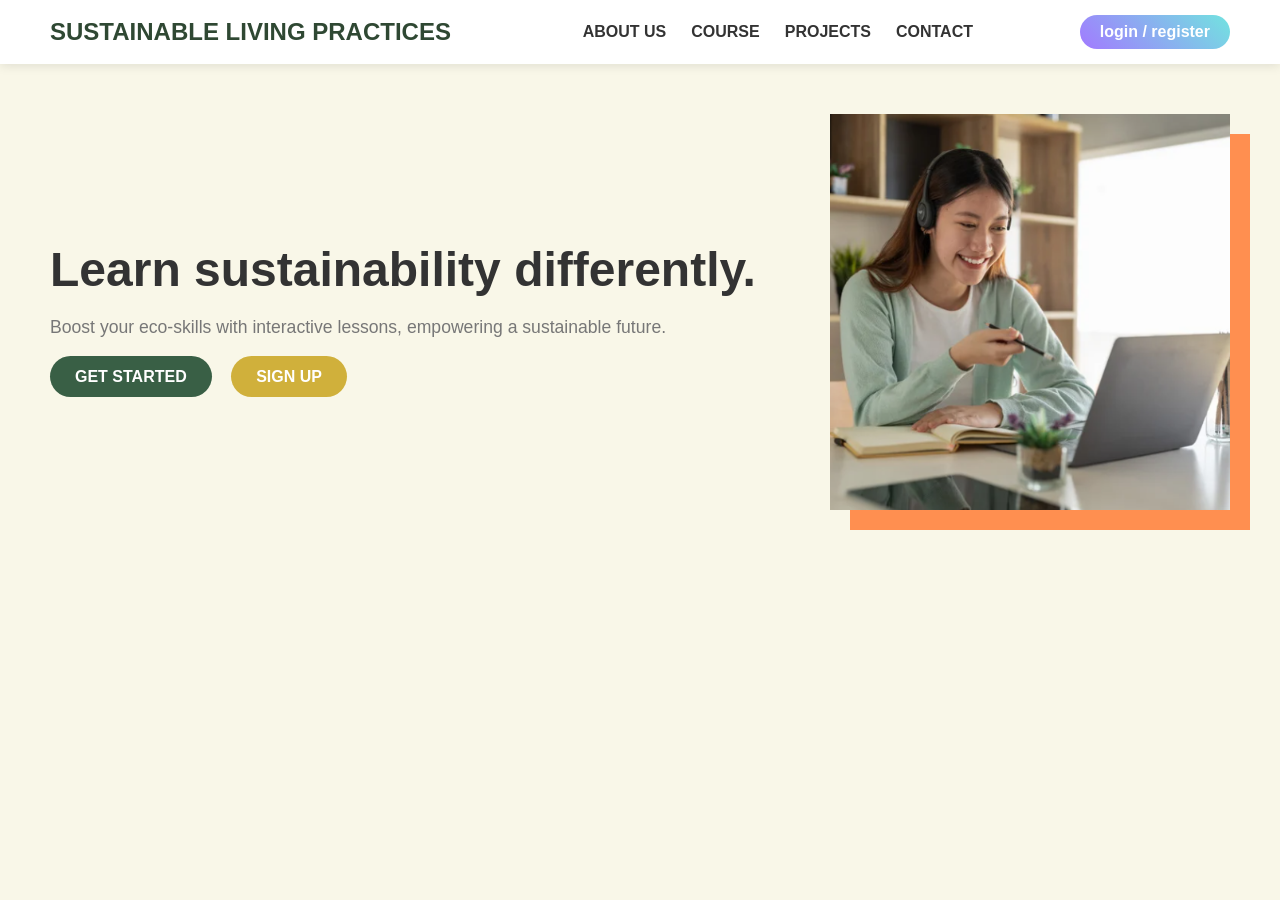
<file: index.html>
<!DOCTYPE html>
<html lang="en">
<head>
    <meta charset="UTF-8">
    <meta name="viewport" content="width=device-width, initial-scale=1.0">
    <title>Sustainable Living Practices</title>
    <!-- Link to CSS -->
    <link rel="stylesheet" href="static/css/style.css">
</head>
<body>
<header>
    <nav>
        <div class="logo">
            <h2>SUSTAINABLE LIVING PRACTICES</h2>
        </div>
        <ul class="nav-links">
            <li><a href="https://tauficaksa.me/">ABOUT US</a></li>
            <li><a href="./login.html">COURSE</a></li>
            <li><a href="./login.html">PROJECTS</a></li>
            <li><a href="https://tauficaksa.me/">CONTACT</a></li>
        </ul>
        <div class="auth-buttons">
            <a href="login.html" class="login-btn">login / register</a>
        </div>
    </nav>
</header>

<section class="hero-section">
    <div class="content">
        <h1>Learn sustainability differently.</h1>
        <p>Boost your eco-skills with interactive lessons, empowering a sustainable future.</p>
        <div class="buttons">
            <a href="login.html" class="btn get-started">GET STARTED</a>
            <a href="register.html" class="btn sign-up">SIGN UP</a>
        </div>
    </div>
    <div class="image-container">
        <!-- Link to Image -->
        <img src="static/img/img3.png" alt="Student learning online">
    </div>
</section>
</body>
</html>
</file>
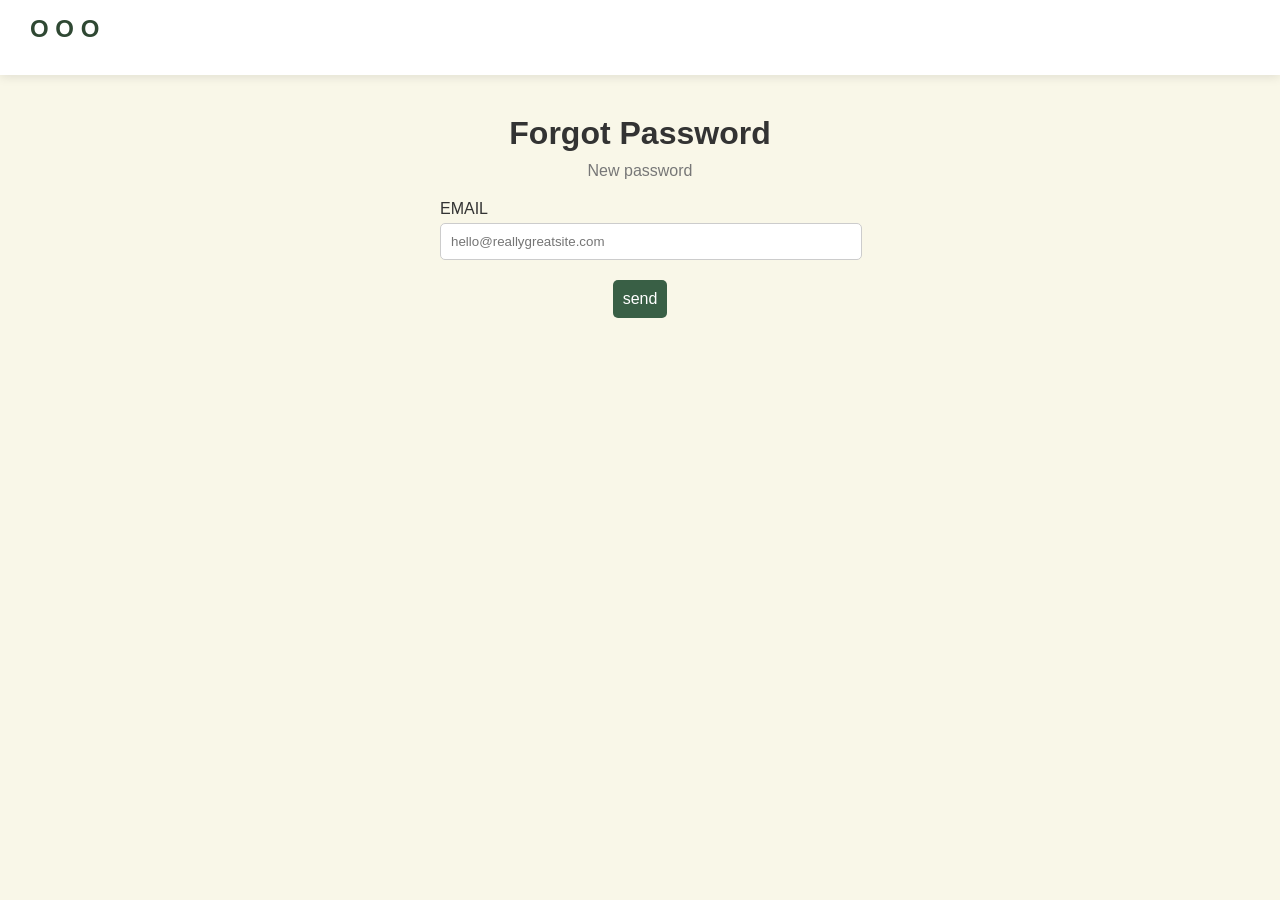
<file: forgot_password.html>
<!DOCTYPE html>
<html>
<head>
    <title>Forgot Password</title>
    <link rel="stylesheet" href="static/css/forgotpasswordcss.css">
</head>
<body>
<div class="top-box">
    <h2>O O O</h2>
</div>
<div class="login-container">
    <h1>Forgot Password</h1>
    <p>New password</p>
    <form>
        <label for="email">EMAIL</label>
        <input type="email" id="email" placeholder="hello@reallygreatsite.com" required>
        <button type="submit" class="login-btn">send</button>
    </form>
    
</body>
</html>
</file>
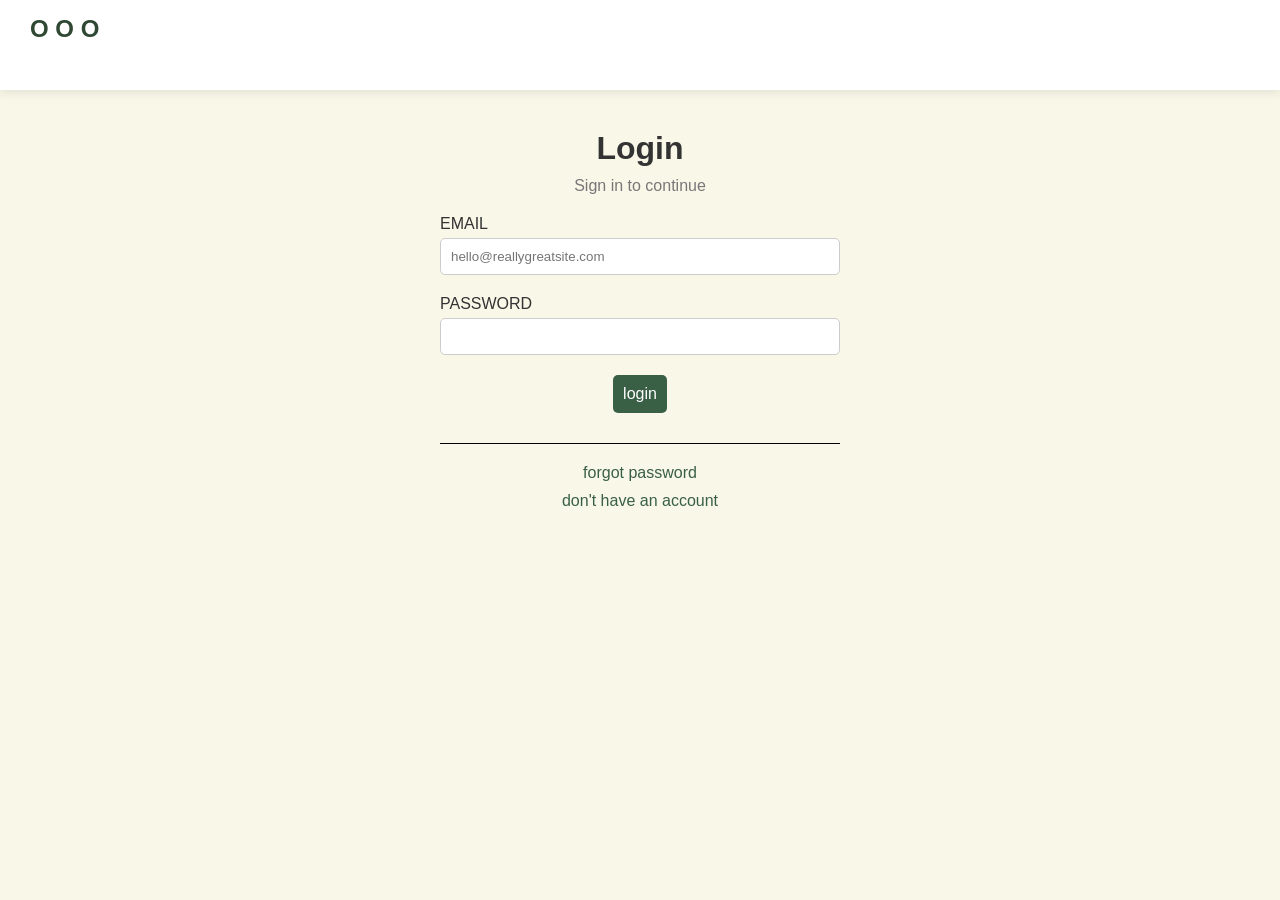
<file: login.html>
<!DOCTYPE html>
<html lang="en">
<head>
    <meta charset="UTF-8">
    <meta name="viewport" content="width=device-width, initial-scale=1.0">
    <title>Login</title>
    <!-- Link to CSS -->
    <link rel="stylesheet" href="static/css/logincss.css">
</head>
<body>
<div class="top-box">
<h2>O O O</h2>
</div>
<div class="login-container">
    <h1>Login</h1>
    <p>Sign in to continue</p>
    <form >
        <label for="email">EMAIL</label>
        <input type="email" id="email" placeholder="hello@reallygreatsite.com" required>
        <label for="password">PASSWORD</label>
        <input type="password" id="password" required>
        <button type="submit" class="login-btn">login</button>
    </form>
    <hr class="divider"> <!-- Divider line -->
    <a href="forgot_password.html" class="forgot-password">forgot password</a>
    <a href="register.html" class="forgot-password">don't have an account</a>
</div>
</body>
</html>
</file>
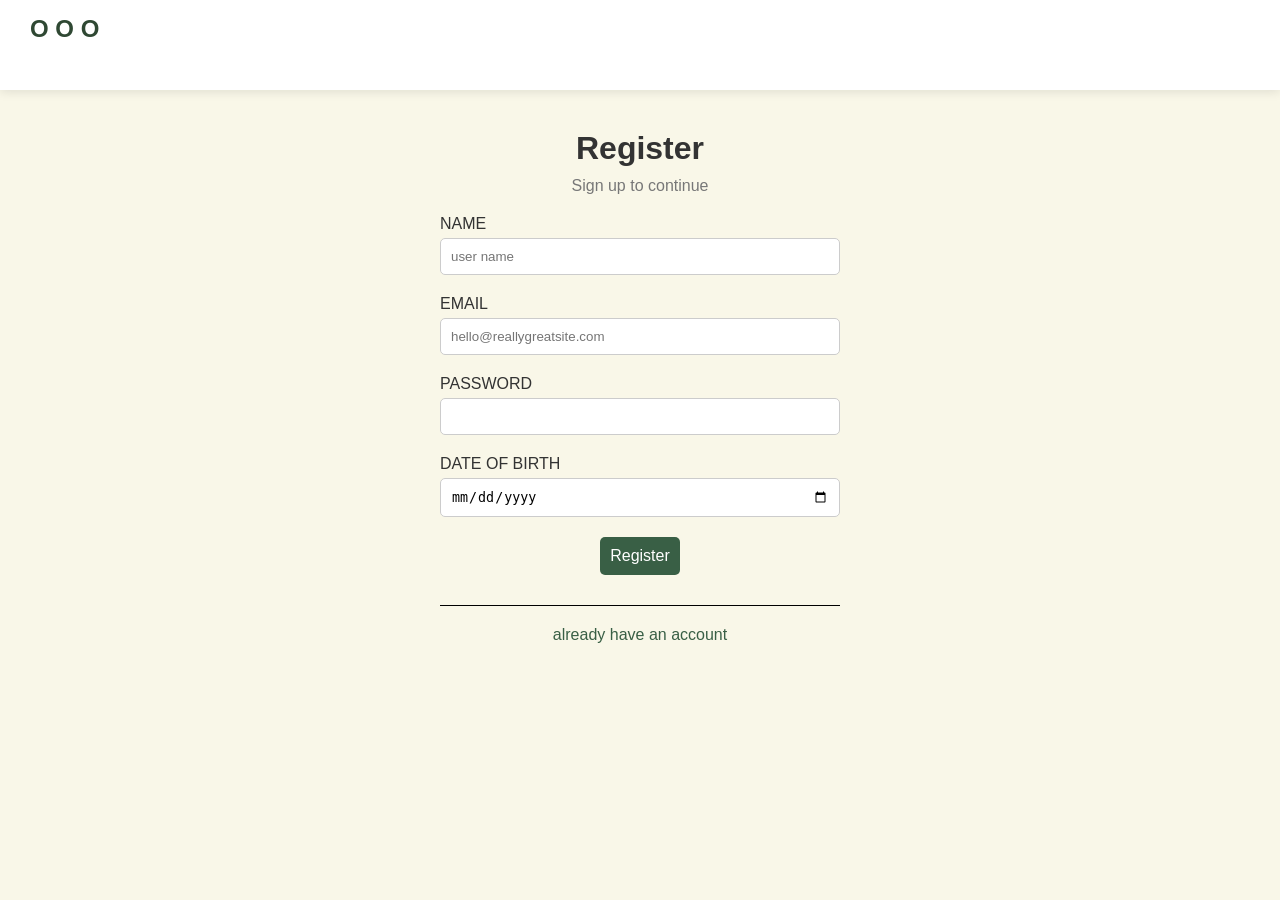
<file: register.html>
<!DOCTYPE html>
<html lang="en">
<head>
    <meta charset="UTF-8">
    <meta name="viewport" content="width=device-width, initial-scale=1.0">
    <title>Login</title>
    <!-- Link to CSS -->
    <link rel="stylesheet" href="static/css/registercss.css">
</head>
<body>
<div class="top-box">
<h2>O O O</h2>
</div>
<div class="login-container">
    <h1>Register</h1>
    <p>Sign up to continue</p>
    <form>
        <label for="name">NAME</label>
        <input type="text" id="name" placeholder="user name" required>
        <label for="email">EMAIL</label>
        <input type="email" id="email" placeholder="hello@reallygreatsite.com" required>
        <label for="password">PASSWORD</label>
        <input type="password" id="password" required>
        <label for="dob">DATE OF BIRTH</label>
        <input type="date" id="dob" required>
        <button type="submit" class="login-btn">Register</button>
    </form>
    <hr class="divider"> <!-- Divider line -->
    <a href="login.html" class="forgot-password">already have an account</a>
</div>
</body>
</html>
</file>
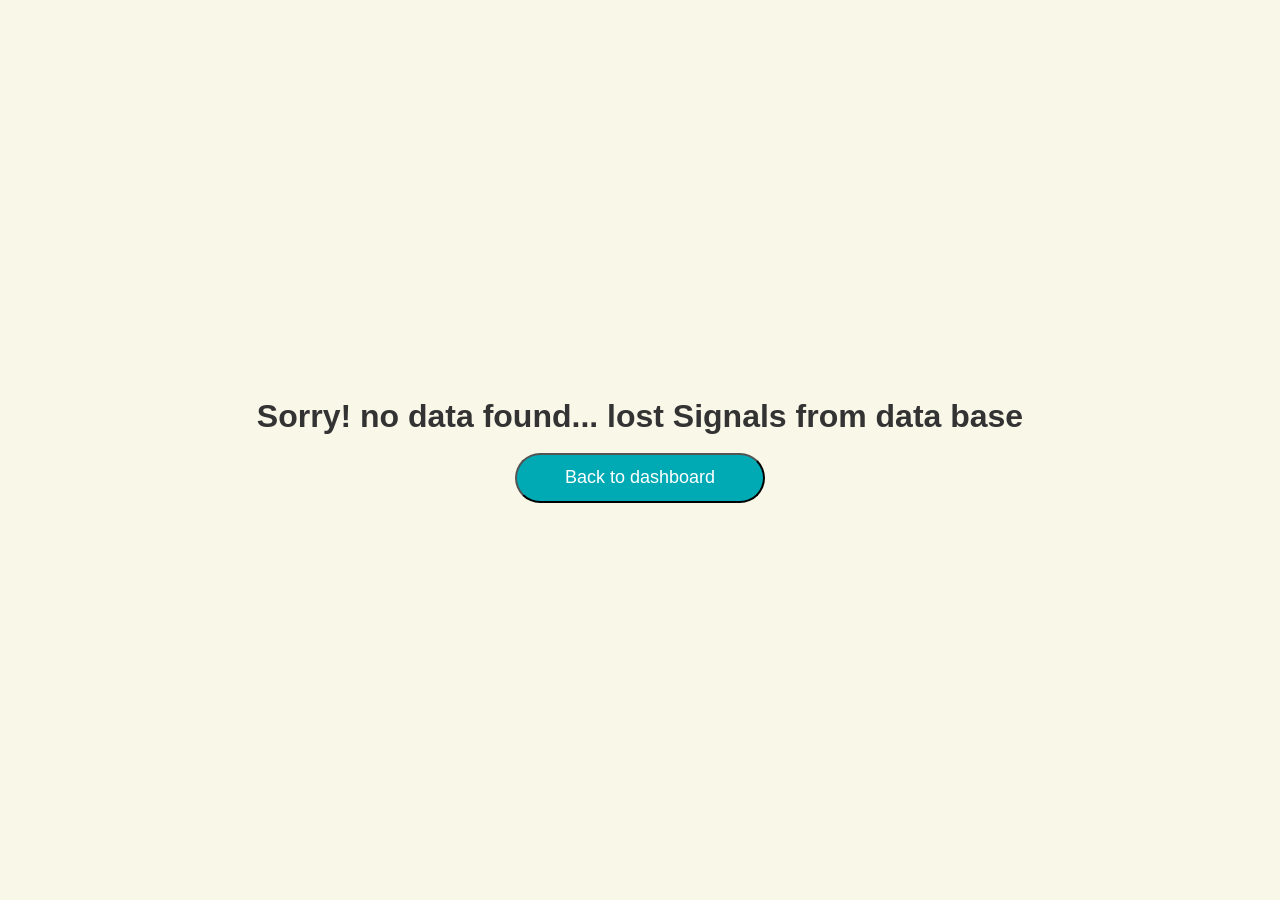
<file: user/nodatafound.html>
<!DOCTYPE html>
<html lang="en">
<head>
    <meta charset="UTF-8">
    <meta name="viewport" content="width=device-width, initial-scale=1.0">
    <title>no data found</title>
    <link rel="stylesheet" href="../static/css/nodatafoundcss.css">
</head>
<body>

    <h1>Sorry! no data found... lost Signals from data base</h1>
    <br>
    <a href="../user/userdashboard.html"><button>Back to dashboard</button></a>
    
    
</body>
</html>
</file>
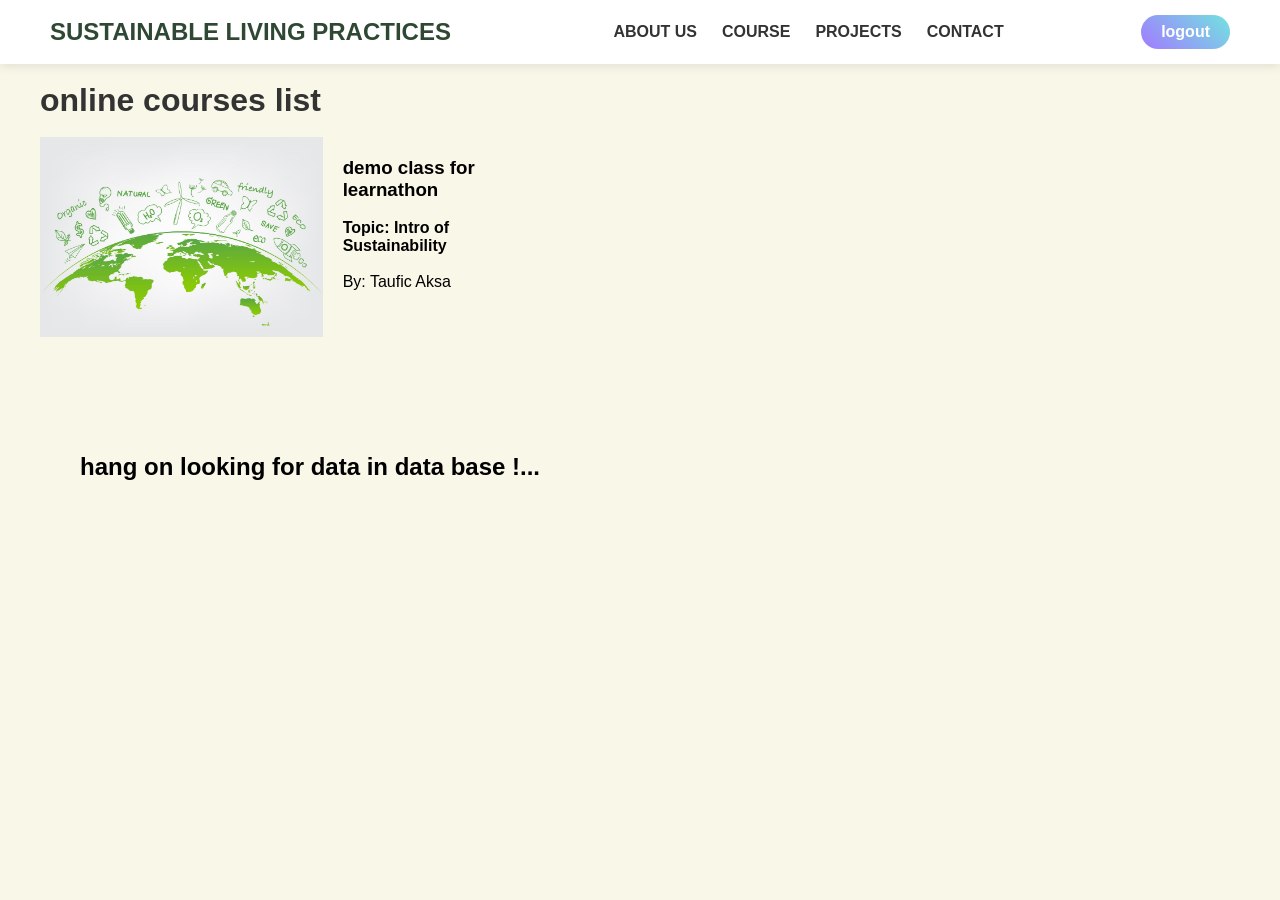
<file: user/usercourse.html>
<!DOCTYPE html>
<html lang="en">
<head>
    <meta charset="UTF-8">
    <title>user dashboard</title>
    <link rel="stylesheet" href="../static/css/usercoursecss.css">
</head>
<body>
    <header>
        <nav>
            <div class="logo">
                <a href="../user/userdashboard.html">
                    <h2>SUSTAINABLE LIVING PRACTICES</h2>
                </a>
                
            </div>
            <ul class="nav-links">
                <li><a href="#">ABOUT US</a></li>
                <li><a href="../user/usercourse.html">COURSE</a></li>
                <li><a href="../user/userproject.html">PROJECTS</a></li>
                <li><a href="#">CONTACT</a></li>
            </ul>
            <div class="auth-buttons">
                <a href="../index.html" class="login-btn">logout</a>
            </div>
        </nav>
    </header>
    <main>
        <br>
        <h1>online courses list</h1>
        <br>
        <a href="../user/uservideo.html">
            <section class="course">
                <img src="../static/img/userimg/classimg.png" alt="Course 1 Image">
                <div class="course-details">
                  <h3>demo class for learnathon</h3>
                  <br>
                  <h4>Topic: Intro of Sustainability</h4>
                  <br>
                  <p>By: Taufic Aksa</p>
                </div>
              </section>
        </a>
        <a href="../user/nodatafound.html">
            <section class="buffer">
                <h1 class="ani">hang on looking for data in data base !... </h1>
            </section>
        </a>
       
        
    </main>

    
    
</body>
</html>
</file>
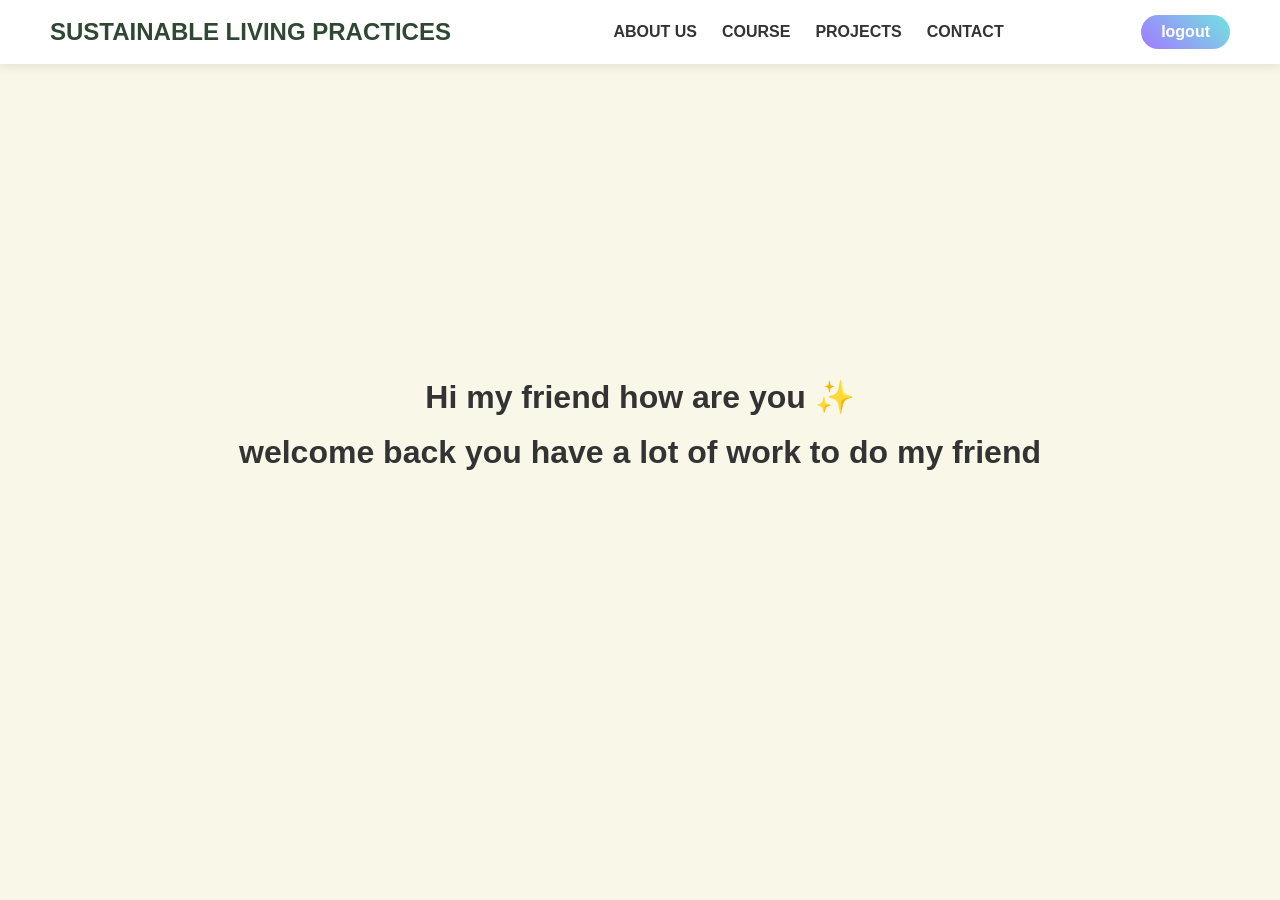
<file: user/userdashboard.html>
<!DOCTYPE html>
<html lang="en">
<head>
    <meta charset="UTF-8">
    <title>user dashboard</title>
    <link rel="stylesheet" href="../static/css/userdashboardcss.css">
</head>
<body>
    <header>
        <nav>
            <div class="logo">
                <h2>SUSTAINABLE LIVING PRACTICES</h2>
            </div>
            <ul class="nav-links">
                <li><a href="#">ABOUT US</a></li>
                <li><a href="../user/usercourse.html">COURSE</a></li>
                <li><a href="../user/userproject.html">PROJECTS</a></li>
                <li><a href="#">CONTACT</a></li>
            </ul>
            <div class="auth-buttons">
                <a href="../index.html" class="login-btn">logout</a>
            </div>
        </nav>
    </header>
    <main>
        <h1>Hi my friend how are you ✨</h1>
        <br>
        <h1>welcome back you have a lot of work to do my friend </h1>
    </main>

    
    
</body>
</html>
</file>
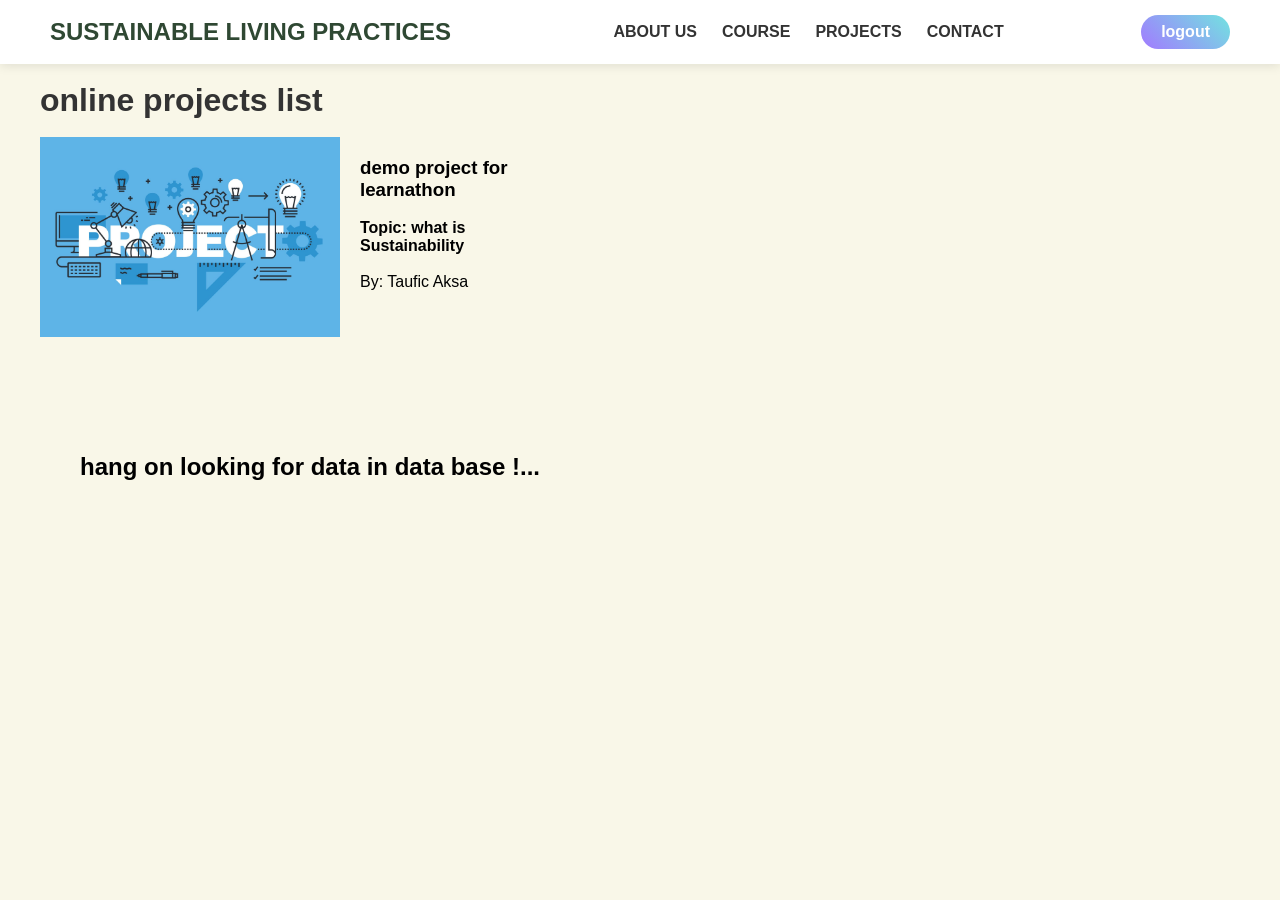
<file: user/userproject.html>
<!DOCTYPE html>
<html lang="en">
<head>
    <meta charset="UTF-8">
    <title>user project</title>
    <link rel="stylesheet" href="../static/css/userprojectcss.css">
</head>
<body>
    <header>
        <nav>
            <div class="logo">
                <a href="../user/userdashboard.html">
                    <h2>SUSTAINABLE LIVING PRACTICES</h2>
                </a>
                
            </div>
            <ul class="nav-links">
                <li><a href="#">ABOUT US</a></li>
                <li><a href="../user/usercourse.html">COURSE</a></li>
                <li><a href="../user/userproject.html">PROJECTS</a></li>
                <li><a href="#">CONTACT</a></li>
            </ul>
            <div class="auth-buttons">
                <a href="../index.html" class="login-btn">logout</a>
            </div>
        </nav>
    </header>
    <main>
        <br>
        <h1>online projects list</h1>
        <br>
        <a href="/userprojectsub">
            <section class="course">
                <img src="../static/img/userimg/projectimg.png" alt="Course 1 Image">
                <div class="course-details">
                  <h3>demo project for learnathon</h3>
                  <br>
                  <h4>Topic: what is  Sustainability</h4>
                  <br>
                  <p>By: Taufic Aksa</p>
                </div>
              </section>
        </a>
        <a href="../user/nodatafound.html">
            <section class="buffer">
                <h1 class="ani">hang on looking for data in data base !... </h1>
            </section>
        </a>
       
        
    </main>

    
    
</body>
</html>
</file>
<file: static/css/style.css>
* {
    margin: 0;
    padding: 0;
    box-sizing: border-box;
}

body {
    font-family: Arial, sans-serif;
    background-color: #f9f7e8; /* Light background for the overall page */
    color: #333; /* Default text color */
}

header {
    background-color: #ffffff; /* White background for the header */
    padding: 15px 50px; /* Padding for spacing */
    box-shadow: 0 2px 10px rgba(0, 0, 0, 0.1); /* Subtle shadow for depth */
}

nav {
    display: flex; /* Flexbox for layout */
    justify-content: space-between; /* Space between elements */
    align-items: center; /* Center align vertically */
}

.logo h2 {
    font-size: 1.5rem; /* Logo font size */
    color: #2f4833; /* Logo color */
}

.nav-links {
    list-style: none; /* No bullet points for list */
    display: flex; /* Flexbox for horizontal layout */
}

.nav-links li {
    margin-left: 25px; /* Spacing between navigation items */
}

.nav-links a {
    text-decoration: none; /* Remove underline from links */
    color: #333; /* Link color */
    font-weight: bold; /* Bold text for links */
}

.auth-buttons {
    display: flex; /* Flexbox for layout */
}

.auth-buttons .login-btn {
    background: linear-gradient(45deg, #a27aff, #72e3e0); /* Gradient background */
    padding: 8px 20px; /* Padding for button */
    border-radius: 20px; /* Rounded corners */
    color: white; /* Button text color */
    font-weight: bold; /* Bold text */
    text-decoration: none; /* Remove underline */
}

.hero-section {
    display: flex; /* Flexbox for layout */
    justify-content: space-between; /* Space between content and image */
    align-items: center; /* Center align vertically */
    padding: 50px; /* Padding for spacing */
}

.content h1 {
    font-size: 3rem; /* Main heading size */
    margin-bottom: 20px; /* Spacing below heading */
    color: #333; /* Color for heading */
}

.content p {
    font-size: 1.1rem; /* Paragraph font size */
    margin-bottom: 30px; /* Spacing below paragraph */
    color: #777; /* Lighter color for paragraph text */
}

.buttons .btn {
    padding: 12px 25px; /* Padding for buttons */
    margin-right: 15px; /* Spacing between buttons */
    border-radius: 25px; /* Rounded corners */
    text-decoration: none; /* Remove underline */
    font-weight: bold; /* Bold text */
    font-size: 1rem; /* Button font size */
}

.get-started {
    background-color: #395f45; /* Dark green for get started button */
    color: #fff; /* White text */
}

.sign-up {
    background-color: #d0b03b; /* Gold for sign-up button */
    color: #fff; /* White text */
}
.image-container img {
    width: 400px; /* Set image width */
    /*border: 5px solid #f39c9c;*/ /* Border around image */
    /*border-radius: 15px; *//* Rounded corners */
     box-shadow: 20px 20px 0 rgba(255, 143, 80, 1);
}
</file>
<file: static/css/forgotpasswordcss.css>
*{
    padding:0;
    margin:0;
}

body{
    font-family: Arial, sans-serif;
    background-color: #f9f7e8; /* Light background for the overall page */
    color: #333; /* Default text color */
    display: flex;
    flex-direction: column; /* Stack items vertically */
    align-items: center; /* Center horizontally */
    height: 100vh; 
}
.top-box {
    width: 100%; /* Full width */
    height: 5dvh;
    background-color: #ffffff; /* White background for the box */
    padding: 15px 0; /* Padding for spacing */
    box-shadow: 0 2px 10px rgba(0, 0, 0, 0.1); /* Subtle shadow for depth */
}

.top-box h2 {
    margin-left: 30px;
    color: #2f4833; /* Title color */
}


.login-container {
    margin-top:40px;
    text-align: center; /* Center the text */
    width: 400px; /* Fixed width for the container */
}

h1 {
    font-size: 2rem; /* Title size */
    margin-bottom: 10px; /* Space below title */
}

p {
    margin-bottom: 20px; /* Space below paragraph */
    color: #777; /* Lighter color for paragraph text */
}

label {
    display: block; /* Block display for labels */
    margin-bottom: 5px; /* Space below label */
    text-align: left; /* Align text to the left */
}

input[type="email"], input[type="password"] {
    width: 100%; /* Full width inputs */
    padding: 10px; /* Padding inside inputs */
    margin-bottom: 20px; /* Space below inputs */
    border: 1px solid #ccc; /* Border around inputs */
    border-radius: 5px; /* Rounded corners */
}

input[type="email"]:focus, input[type="password"]:focus {
    border-color: #395f45; /* Change border color on focus */
    outline: none; /* Remove default outline */
}

.login-btn {
    background-color: #395f45; /* Dark green for login button */
    color: white; /* White text */
    padding: 10px; /* Padding inside button */
    border: none; /* No border */
    border-radius: 5px; /* Rounded corners */
    cursor: pointer; /* Pointer cursor on hover */
    font-size: 1rem; /* Button font size */
    margin-bottom: 10px; /* Space below button */
}

.login-btn:hover {
    background-color: #2e4a34; /* Darker shade on hover */
}
</file>
<file: static/css/logincss.css>
* {
    margin: 0;
    padding: 0;
    box-sizing: border-box;
}

body {
    font-family: Arial, sans-serif;
    background-color: #f9f7e8; /* Light background for the overall page */
    color: #333; /* Default text color */
    display: flex;
    flex-direction: column; /* Stack items vertically */
    align-items: center; /* Center horizontally */
    height: 100vh; /* Full height of the viewport */
}

.top-box {
    width: 100%; /* Full width */
    height: 10dvh;
    background-color: #ffffff; /* White background for the box */
    padding: 15px 0; /* Padding for spacing */
    /* Center text inside the box */
    box-shadow: 0 2px 10px rgba(0, 0, 0, 0.1); /* Subtle shadow for depth */
}

.top-box h2 {
    margin-left: 30px;
    color: #2f4833; /* Title color */
}

.login-container {
    margin-top:40px;
    text-align: center; /* Center the text */
    width: 400px; /* Fixed width for the container */
}

h1 {
    font-size: 2rem; /* Title size */
    margin-bottom: 10px; /* Space below title */
}

p {
    margin-bottom: 20px; /* Space below paragraph */
    color: #777; /* Lighter color for paragraph text */
}

label {
    display: block; /* Block display for labels */
    margin-bottom: 5px; /* Space below label */
    text-align: left; /* Align text to the left */
}

input[type="email"], input[type="password"] {
    width: 100%; /* Full width inputs */
    padding: 10px; /* Padding inside inputs */
    margin-bottom: 20px; /* Space below inputs */
    border: 1px solid #ccc; /* Border around inputs */
    border-radius: 5px; /* Rounded corners */
}

input[type="email"]:focus, input[type="password"]:focus {
    border-color: #395f45; /* Change border color on focus */
    outline: none; /* Remove default outline */
}

.login-btn {
    background-color: #395f45; /* Dark green for login button */
    color: white; /* White text */
    padding: 10px; /* Padding inside button */
    border: none; /* No border */
    border-radius: 5px; /* Rounded corners */
    cursor: pointer; /* Pointer cursor on hover */
    font-size: 1rem; /* Button font size */
    margin-bottom: 10px; /* Space below button */
}

.login-btn:hover {
    background-color: #2e4a34; /* Darker shade on hover */
}

.divider {
    border: none; /* No border */
    border-top: 1px solid black; /* Light gray line */
    margin: 20px 0; /* Space above and below the line */
}

.forgot-password {
    display: block; /* Block display for link */
    margin-top: 10px; /* Space above link */
    color: #395f45; /* Link color */
    text-decoration: none; /* Remove underline */
}

.forgot-password:hover {
    text-decoration: underline; /* Underline on hover */
}
</file>
<file: static/css/registercss.css>
* {
    margin: 0;
    padding: 0;
    box-sizing: border-box;
}

body {
    font-family: Arial, sans-serif;
    background-color: #f9f7e8; /* Light background for the overall page */
    color: #333; /* Default text color */
    display: flex;
    flex-direction: column; /* Stack items vertically */
    align-items: center; /* Center horizontally */
    height: 100vh; /* Full height of the viewport */
}

.top-box {
    width: 100%; /* Full width */
    height: 10dvh;
    background-color: #ffffff; /* White background for the box */
    padding: 15px 0; /* Padding for spacing */
    /* Center text inside the box */
    box-shadow: 0 2px 10px rgba(0, 0, 0, 0.1); /* Subtle shadow for depth */
}

.top-box h2 {
    margin-left: 30px;
    color: #2f4833; /* Title color */
}

.login-container {
    margin-top:40px;
    text-align: center; /* Center the text */
    width: 400px; /* Fixed width for the container */
}

h1 {
    font-size: 2rem; /* Title size */
    margin-bottom: 10px; /* Space below title */
}

p {
    margin-bottom: 20px; /* Space below paragraph */
    color: #777; /* Lighter color for paragraph text */
}

label {
    display: block; /* Block display for labels */
    margin-bottom: 5px; /* Space below label */
    text-align: left; /* Align text to the left */
}

input[type="email"], input[type="password"],  input[type="text"], input[type="date"]{
    width: 100%; /* Full width inputs */
    padding: 10px; /* Padding inside inputs */
    margin-bottom: 20px; /* Space below inputs */
    border: 1px solid #ccc; /* Border around inputs */
    border-radius: 5px; /* Rounded corners */
}

input[type="email"]:focus, input[type="password"]:focus ,input[type="text"]:focus ,input[type="date"]:focus{
    border-color: #395f45; /* Change border color on focus */
    outline: none; /* Remove default outline */
}

.login-btn {
    background-color: #395f45; /* Dark green for login button */
    color: white; /* White text */
    padding: 10px; /* Padding inside button */
    border: none; /* No border */
    border-radius: 5px; /* Rounded corners */
    cursor: pointer; /* Pointer cursor on hover */
    font-size: 1rem; /* Button font size */
    margin-bottom: 10px; /* Space below button */
}

.login-btn:hover {
    background-color: #2e4a34; /* Darker shade on hover */
}

.divider {
    border: none; /* No border */
    border-top: 1px solid black; /* Light gray line */
    margin: 20px 0; /* Space above and below the line */
}

.forgot-password {
    display: block; /* Block display for link */
    margin-top: 10px; /* Space above link */
    color: #395f45; /* Link color */
    text-decoration: none; /* Remove underline */
}

.forgot-password:hover {
    text-decoration: underline; /* Underline on hover */
}
</file>
<file: static/css/nodatafoundcss.css>
* {
    margin: 0;
    padding: 0;
    box-sizing: border-box;
}

body {
    font-family: Arial, sans-serif;
    background-color: #f9f7e8; /* Light background for the overall page */
    color: #333; /* Default text color */
    display: flex;
    justify-content: center;
    align-items: center;
    flex-direction: column;
    height: 100dvh;

}

h1{
    animation: bufferani .5s linear 2s infinite alternate;}

@keyframes bufferani {
    from{
        opacity: .2;
    }
    to{
        opacity: 1;
    }
}

button{
    width: 250px;
    height: 50px;
    border-radius: 30px;
    color: white;
    background-color: #00aab5;
    font-size: large;
}

button:hover{
    opacity: .5;
}
</file>
<file: static/css/usercoursecss.css>
* {
    margin: 0;
    padding: 0;
    box-sizing: border-box;
}

body {
    font-family: Arial, sans-serif;
    background-color: #f9f7e8; /* Light background for the overall page */
    color: #333; /* Default text color */
}

header {
    background-color: #ffffff; /* White background for the header */
    padding: 15px 50px; /* Padding for spacing */
    box-shadow: 0 2px 10px rgba(0, 0, 0, 0.1); /* Subtle shadow for depth */
}

nav {
    display: flex; /* Flexbox for layout */
    justify-content: space-between; /* Space between elements */
    align-items: center; /* Center align vertically */
}

.logo h2 {
    font-size: 1.5rem; /* Logo font size */
    color: #2f4833; /* Logo color */
}

.nav-links {
    list-style: none; /* No bullet points for list */
    display: flex; /* Flexbox for horizontal layout */
}

.nav-links li {
    margin-left: 25px; /* Spacing between navigation items */
}

.nav-links a {
    text-decoration: none; /* Remove underline from links */
    color: #333; /* Link color */
    font-weight: bold; /* Bold text for links */
}

.auth-buttons {
    display: flex; /* Flexbox for layout */
}

.auth-buttons .login-btn {
    background: linear-gradient(45deg, #a27aff, #72e3e0); /* Gradient background */
    padding: 8px 20px; /* Padding for button */
    border-radius: 20px; /* Rounded corners */
    color: white; /* Button text color */
    font-weight: bold; /* Bold text */
    text-decoration: none; /* Remove underline */
}


main{
    height: 80dvh;
    /* display: flex;
    flex-direction: column;
    justify-content: center;
    align-items: center; */
}


/* h1 {
    text-align: center;
    margin-bottom: 30px;
  } */
  
  .course {
    display: flex;
    margin-bottom: 30px;
  }
  
  .course img {
    width: 300px;
    height: 200px;
    object-fit: cover;
  }
  
  .course-details {
    padding: 20px;
  }

  

main h1{
    margin-left: 40px;
}
section{
    margin-left: 40px;
    transition: all .5s ease;
    width: 40%;
}
a{
    text-decoration: none;
    color: black;
}
a:hover{
    section{
        /* border: 2px outset black; */
        box-shadow: 5px 5px 10px black
    }
}

.buffer{
    width: 40%;
    height: 200px;
    display: flex;
    /* justify-content: center; */
    align-items: center;
}

.ani{
    animation: bufferani .5s linear 2s infinite alternate;
}

@keyframes bufferani {
    from{
        opacity: .2;
    }
    to{
        opacity: 1;
    }
}
</file>
<file: static/css/userdashboardcss.css>
* {
    margin: 0;
    padding: 0;
    box-sizing: border-box;
}

body {
    font-family: Arial, sans-serif;
    background-color: #f9f7e8; /* Light background for the overall page */
    color: #333; /* Default text color */
}

header {
    background-color: #ffffff; /* White background for the header */
    padding: 15px 50px; /* Padding for spacing */
    box-shadow: 0 2px 10px rgba(0, 0, 0, 0.1); /* Subtle shadow for depth */
}

nav {
    display: flex; /* Flexbox for layout */
    justify-content: space-between; /* Space between elements */
    align-items: center; /* Center align vertically */
}

.logo h2 {
    font-size: 1.5rem; /* Logo font size */
    color: #2f4833; /* Logo color */
}

.nav-links {
    list-style: none; /* No bullet points for list */
    display: flex; /* Flexbox for horizontal layout */
}

.nav-links li {
    margin-left: 25px; /* Spacing between navigation items */
}

.nav-links a {
    text-decoration: none; /* Remove underline from links */
    color: #333; /* Link color */
    font-weight: bold; /* Bold text for links */
}

.auth-buttons {
    display: flex; /* Flexbox for layout */
}

.auth-buttons .login-btn {
    background: linear-gradient(45deg, #a27aff, #72e3e0); /* Gradient background */
    padding: 8px 20px; /* Padding for button */
    border-radius: 20px; /* Rounded corners */
    color: white; /* Button text color */
    font-weight: bold; /* Bold text */
    text-decoration: none; /* Remove underline */
}


main{
    height: 80dvh;
    display: flex;
    flex-direction: column;
    justify-content: center;
    align-items: center;
}
</file>
<file: static/css/userprojectcss.css>
* {
    margin: 0;
    padding: 0;
    box-sizing: border-box;
}

body {
    font-family: Arial, sans-serif;
    background-color: #f9f7e8; /* Light background for the overall page */
    color: #333; /* Default text color */
}

header {
    background-color: #ffffff; /* White background for the header */
    padding: 15px 50px; /* Padding for spacing */
    box-shadow: 0 2px 10px rgba(0, 0, 0, 0.1); /* Subtle shadow for depth */
}

nav {
    display: flex; /* Flexbox for layout */
    justify-content: space-between; /* Space between elements */
    align-items: center; /* Center align vertically */
}

.logo h2 {
    font-size: 1.5rem; /* Logo font size */
    color: #2f4833; /* Logo color */
}

.nav-links {
    list-style: none; /* No bullet points for list */
    display: flex; /* Flexbox for horizontal layout */
}

.nav-links li {
    margin-left: 25px; /* Spacing between navigation items */
}

.nav-links a {
    text-decoration: none; /* Remove underline from links */
    color: #333; /* Link color */
    font-weight: bold; /* Bold text for links */
}

.auth-buttons {
    display: flex; /* Flexbox for layout */
}

.auth-buttons .login-btn {
    background: linear-gradient(45deg, #a27aff, #72e3e0); /* Gradient background */
    padding: 8px 20px; /* Padding for button */
    border-radius: 20px; /* Rounded corners */
    color: white; /* Button text color */
    font-weight: bold; /* Bold text */
    text-decoration: none; /* Remove underline */
}


main{
    height: 80dvh;
    /* display: flex;
    flex-direction: column;
    justify-content: center;
    align-items: center; */
}


/* h1 {
    text-align: center;
    margin-bottom: 30px;
  } */
  
  .course {
    display: flex;
    margin-bottom: 30px;
  }
  
  .course img {
    width: 300px;
    height: 200px;
    object-fit: cover;
  }
  
  .course-details {
    padding: 20px;
  }

  

main h1{
    margin-left: 40px;
}
section{
    margin-left: 40px;
    transition: all .5s ease;
    width: 40%;
}
a{
    text-decoration: none;
    color: black;
}
a:hover{
    section{
        /* border: 2px outset black; */
        box-shadow: 5px 5px 10px black
    }
}

.buffer{
    width: 40%;
    height: 200px;
    display: flex;
    /* justify-content: center; */
    align-items: center;
}

.ani{
    animation: bufferani .5s linear 2s infinite alternate;
}

@keyframes bufferani {
    from{
        opacity: .2;
    }
    to{
        opacity: 1;
    }
}
</file>
